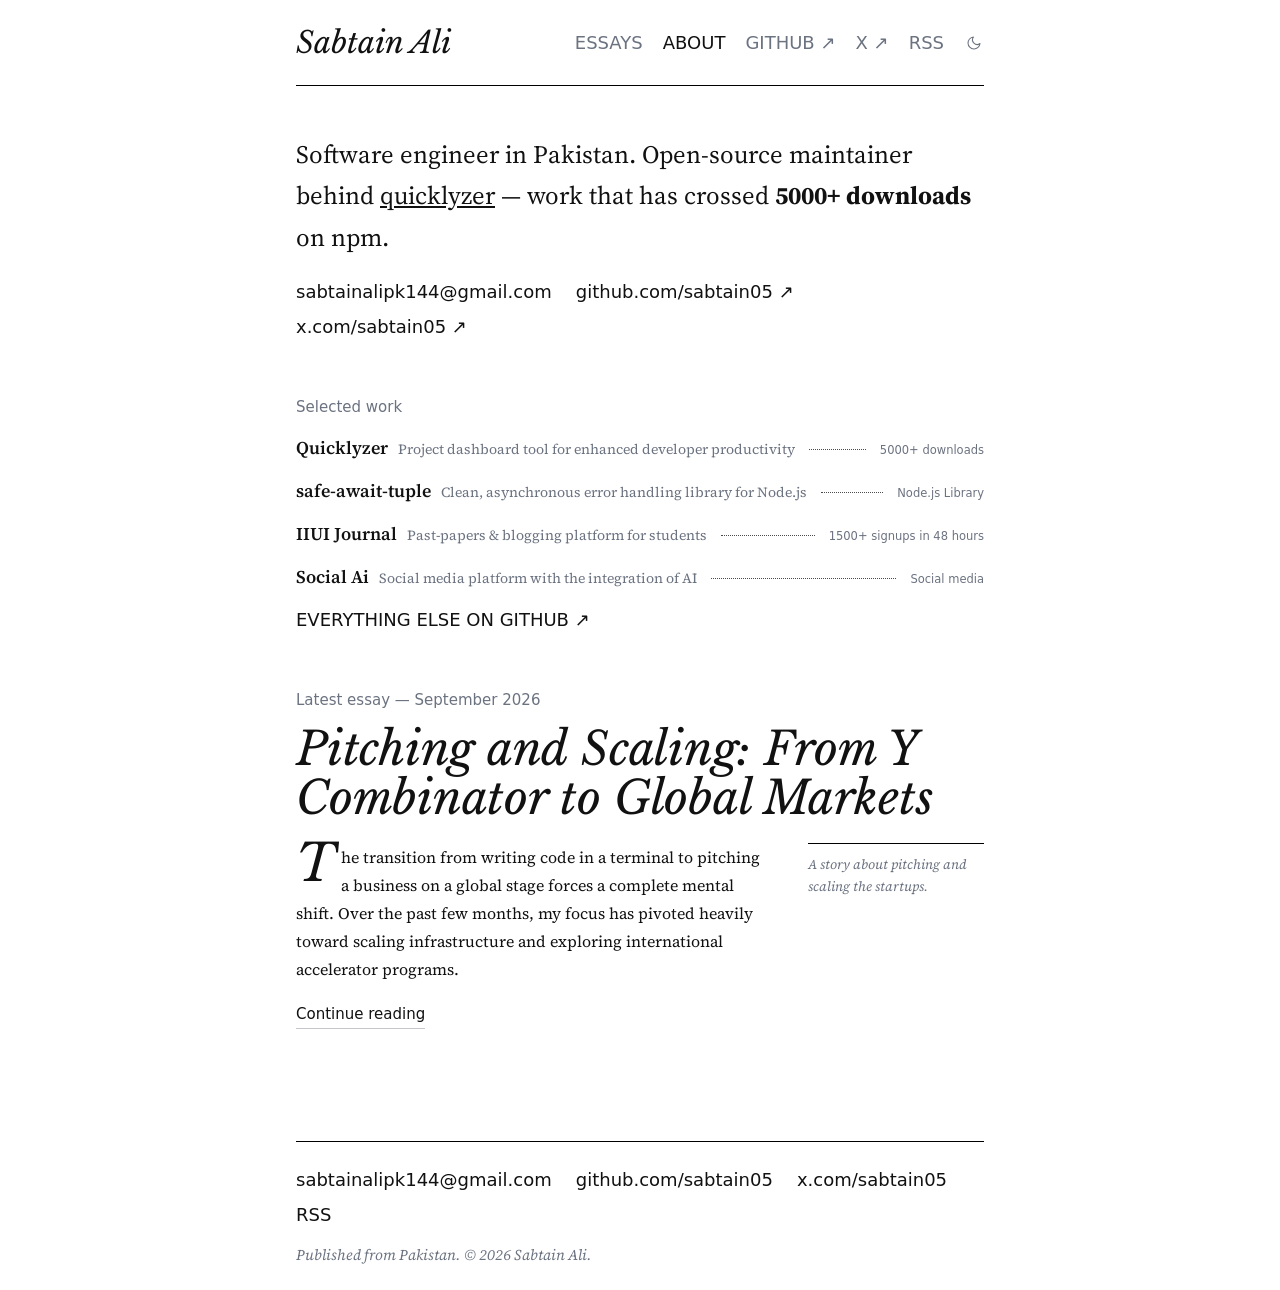
<file: index.html>
<!DOCTYPE html>
<html lang="en" data-theme="light">
<head>
    <meta charset="utf-8" />
    <meta name="viewport" content="width=device-width, initial-scale=1" />
    <title>Sabtain Ali</title>
    <meta name="description" content="Essays on software, open source, and the society around them — by Sabtain Ali." />
    <link rel="icon" href="data:image/svg+xml,<svg xmlns='http://www.w3.org/2000/svg' viewBox='0 0 100 100'><rect width='100' height='100' rx='20' fill='%23111'/><text x='50%' y='50%' dominant-baseline='central' text-anchor='middle' font-family='serif' font-size='60' font-style='italic' fill='white'>S</text></svg>" />

    <!-- Fonts -->
    <link rel="preconnect" href="https://fonts.googleapis.com">
    <link rel="preconnect" href="https://fonts.gstatic.com" crossorigin>
    <link href="https://fonts.googleapis.com/css2?family=Libre+Baskerville:ital,wght@0,400;0,700;1,400&family=Source+Serif+4:ital,opsz,wght@0,8..60,400;0,8..60,600;1,8..60,400&display=swap" rel="stylesheet">
    
    <link rel="stylesheet" href="style.css" />
    <script>
        (function () {
            try {
                var theme = localStorage.getItem('theme');
                if (!theme) {
                    theme = window.matchMedia('(prefers-color-scheme: dark)').matches ? 'dark' : 'light';
                }
                document.documentElement.setAttribute('data-theme', theme);
            } catch (e) {}
        })();
    </script>
</head>
<body>
    <div class="layout-container">
        <header class="site-header">
            <div class="header-content">
                <a class="site-title" href="https://sabtainali.me">Sabtain Ali</a>
                <nav class="site-nav">
                    <a class="nav-link text-dim" href="blog.html">ESSAYS</a>
                    <a class="nav-link text-main" aria-current="page" href="index.html">ABOUT</a>
                    <a class="nav-link text-dim" href="https://github.com/sabtain05" target="_blank" rel="noopener noreferrer">GITHUB ↗</a>
                    <a class="nav-link text-dim" href="https://x.com/sabtain05" target="_blank" rel="noopener noreferrer">X ↗</a>
                    <a class="nav-link text-dim" href="rss.xml">RSS</a>
                    <button type="button" id="theme-toggle" aria-label="Switch theme" class="theme-btn">
                        <svg viewBox="0 0 24 24" fill="none" stroke="currentColor" stroke-width="1.6" class="moon-icon" aria-hidden="true">
                            <path stroke-linecap="round" stroke-linejoin="round" d="M21 12.79A9 9 0 1 1 11.21 3a7 7 0 0 0 9.79 9.79z"></path>
                        </svg>
                    </button>
                </nav>
            </div>
        </header>

        <main class="main-content">
            <div class="content-wrapper">

                <section aria-label="About">
                    <p class="bio-text">
                        Software engineer in Pakistan. Open-source maintainer behind 
                        <a style="text-decoration: underline;" href="https://quicklyzer.vercel.app">quicklyzer</a> — work that has crossed <strong>5000+ downloads</strong> on npm.
                    </p>
                    <div class="contact-links">
                        <a class="nav-link text-main" href="mailto:sabtainalipk144@gmail.com">sabtainalipk144@gmail.com</a>
                        <a class="nav-link text-main" href="https://github.com/sabtain05" target="_blank" rel="noopener noreferrer">github.com/sabtain05 ↗</a>
                        <a class="nav-link text-main" href="https://x.com/sabtain05" target="_blank" rel="noopener noreferrer">x.com/sabtain05 ↗</a>
                    </div>
                </section>

                <section aria-labelledby="work-heading">
                    <div class="section-header">
                        <h2 id="work-heading" class="section-label">Selected work</h2>
                    </div>
                    <ul class="project-list">
                      <li>
                            <a href="https://quicklyzer.vercel.app" class="project-item group">
                                <span class="project-name group-hover">Quicklyzer</span>
                                <span class="project-desc">Project dashboard tool for enhanced developer productivity</span>
                                <span class="leader hidden-mobile" aria-hidden="true"></span>
                                <span class="project-meta">5000+ downloads</span>
                            </a>
                        </li>
                        <li>
                            <a href="https://safe-await-tuple.vercel.app" class="project-item group">
                                <span class="project-name group-hover">safe-await-tuple</span>
                                <span class="project-desc">Clean, asynchronous error handling library for Node.js</span>
                                <span class="leader hidden-mobile" aria-hidden="true"></span>
                                <span class="project-meta">Node.js Library</span>
                            </a>
                        </li>
                        <li>
                          <a href="https://github.com/sabtain05/iiui_journal" class="project-item group">
                            <span class="project-name group-hover">IIUI Journal</span>
                            <span class="project-desc">Past-papers & blogging platform for students</span>
                            <span class="leader hidden-mobile" aria-hidden="true"></span>
                            <span class="project-meta">1500+ signups in 48 hours</span>
                          </a>
                        </li>
                        <li>
                          <a href="https://github.com/sabtain05/Social-Ai" class="project-item group">
                            <span class="project-name group-hover">Social Ai</span>
                            <span class="project-desc">Social media platform with the integration of AI</span>
                            <span class="leader hidden-mobile" aria-hidden="true"></span>
                            <span class="project-meta">Social media</span>
                          </a>
                        </li>
                      </ul>
                    <div class="more-link-container">
                        <a href="https://github.com/sabtain05" class="nav-link text-main">EVERYTHING ELSE ON GITHUB ↗</a>
                    </div>
                </section>

                <!-- Latest Essay Section -->
                <section aria-labelledby="latest-heading">
                    <p class="section-label">Latest essay — September 2026</p>
                    <h2 id="latest-heading" class="latest-title">
                        <a href="2026-09-06-pitching-and-scaling.html">Pitching and Scaling: From Y Combinator to Global Markets</a>
                    </h2>
                    <div class="latest-grid">
                        <p class="dropcap-text">
                            <span class="dropcap">T</span>he transition from writing code in a terminal to pitching a business on a global stage forces a complete mental shift. Over the past few months, my focus has pivoted heavily toward scaling infrastructure and exploring international accelerator programs.
                        </p>
                        <aside class="latest-aside">
                            A story about pitching and scaling the startups.
                        </aside>
                    </div>
                    <a class="continue-reading text-main" href="2026-09-06-pitching-and-scaling.html">Continue reading</a>
                </section>

            </div>
        </main>

        <footer class="site-footer">
            <div class="footer-links">
                <a class="nav-link text-main" href="mailto:sabtainalipk144@gmail.com">sabtainalipk144@gmail.com</a>
                <a class="nav-link text-main" href="https://github.com/sabtain05">github.com/sabtain05</a>
                <a class="nav-link text-main" href="https://x.com/sabtain05" target="_blank" rel="noopener noreferrer">x.com/sabtain05</a>
                <a class="nav-link text-main" href="rss.xml">RSS</a>
            </div>
            <p class="copyright">Published from Pakistan. © 2026 Sabtain Ali.</p>
        </footer>
    </div>
    
    <script src="script.js"></script>
</body>
</html>
</file>
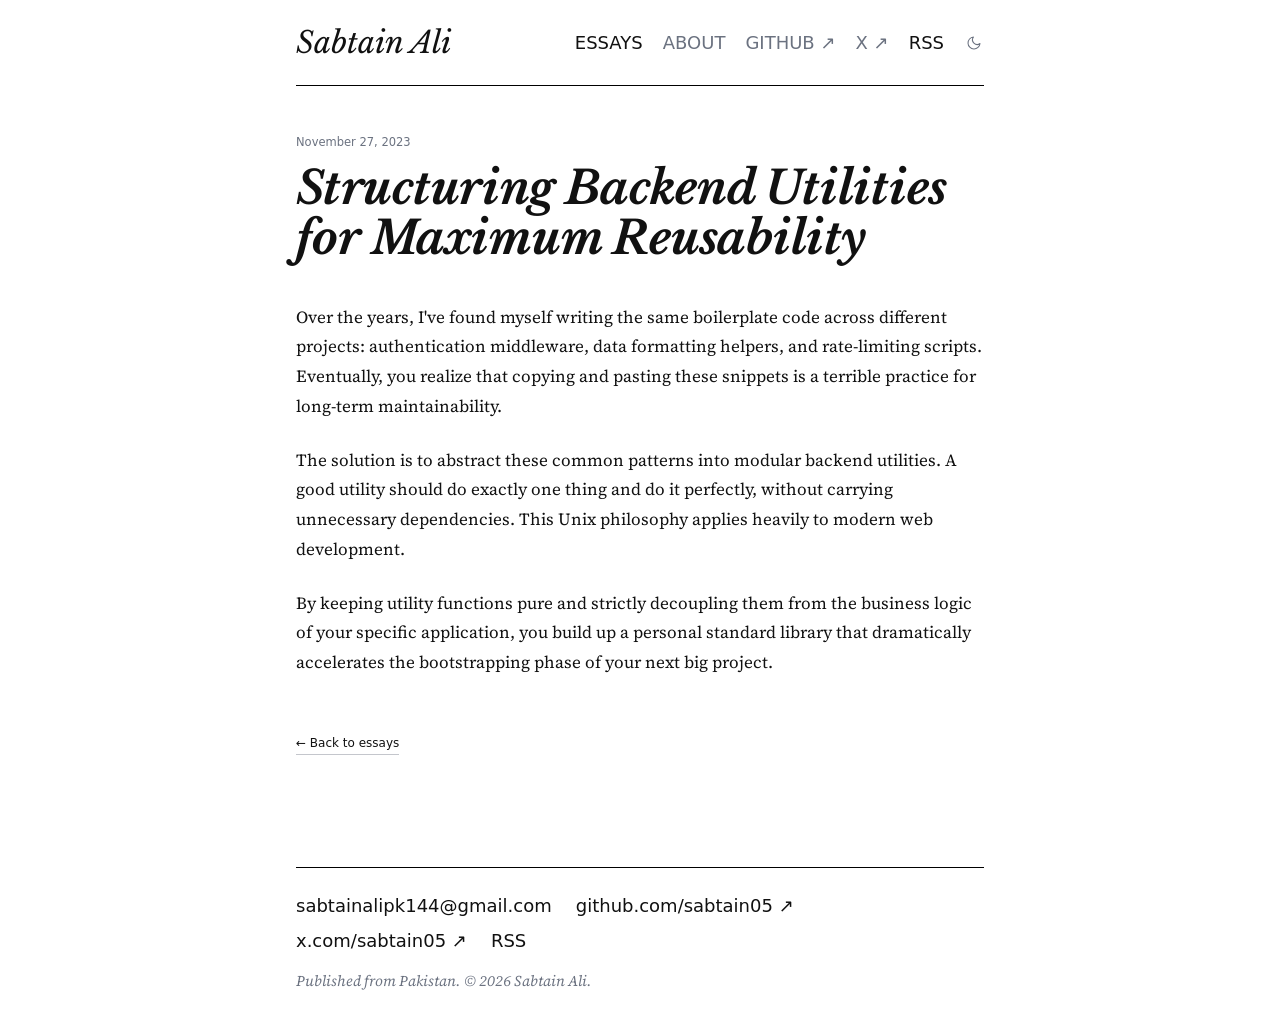
<file: 2023-11-27-structuring-backend-utilities.html>
<!DOCTYPE html>
<html lang="en" data-theme="light">
<head>
    <meta charset="utf-8" />
    <meta name="viewport" content="width=device-width, initial-scale=1" />
    <title>Pitching and Scaling — Sabtain Ali</title>
    
    <link rel="icon" href="data:image/svg+xml,<svg xmlns='http://www.w3.org/2000/svg' viewBox='0 0 100 100'><rect width='100' height='100' rx='20' fill='%23111'/><text x='50%' y='50%' dominant-baseline='central' text-anchor='middle' font-family='serif' font-size='60' font-style='italic' fill='white'>S</text></svg>" />
    <link rel="preconnect" href="https://fonts.googleapis.com">
    <link rel="preconnect" href="https://fonts.gstatic.com" crossorigin>
    <link href="https://fonts.googleapis.com/css2?family=Libre+Baskerville:ital,wght@0,400;0,700;1,400&family=Source+Serif+4:ital,opsz,wght@0,8..60,400;0,8..60,600;1,8..60,400&display=swap" rel="stylesheet">
    <link rel="stylesheet" href="style.css" />
    <script>
        (function () {
            try {
                var theme = localStorage.getItem('theme');
                if (!theme) { theme = window.matchMedia('(prefers-color-scheme: dark)').matches ? 'dark' : 'light'; }
                document.documentElement.setAttribute('data-theme', theme);
            } catch (e) {}
        })();
    </script>
</head>
<body>
    <div class="layout-container">
        <header class="site-header">
            <div class="header-content">
                <a class="site-title" href="https://sabtainali.me">Sabtain Ali</a>
                <nav class="site-nav">
                    <a class="nav-link text-main" aria-current="page" href="blog.html">ESSAYS</a>
                    <a class="nav-link text-dim" href="index.html">ABOUT</a>
                    <a class="nav-link text-dim" href="https://github.com/sabtain05" target="_blank" rel="noopener noreferrer">GITHUB ↗</a>
                    <a class="nav-link text-dim" href="https://x.com/sabtain05" target="_blank" rel="noopener noreferrer">X ↗</a>
                    <a class="nav-link text-main" href="rss.xml" title="RSS Feed">RSS</a>
                    <button type="button" id="theme-toggle" aria-label="Switch theme" class="theme-btn">
                        <svg viewBox="0 0 24 24" fill="none" stroke="currentColor" stroke-width="1.6" class="moon-icon" aria-hidden="true">
                            <path stroke-linecap="round" stroke-linejoin="round" d="M21 12.79A9 9 0 1 1 11.21 3a7 7 0 0 0 9.79 9.79z"></path>
                        </svg>
                    </button>
                </nav>
            </div>
        </header>

<main class="main-content">
    <article>
        <header class="article-header">
            <time class="article-date">November 27, 2023</time>
            <h1 class="article-title">Structuring Backend Utilities for Maximum Reusability</h1>
        </header>
        <div class="article-content">
            <p>Over the years, I've found myself writing the same boilerplate code across different projects: authentication middleware, data formatting helpers, and rate-limiting scripts. Eventually, you realize that copying and pasting these snippets is a terrible practice for long-term maintainability.</p>
            <p>The solution is to abstract these common patterns into modular backend utilities. A good utility should do exactly one thing and do it perfectly, without carrying unnecessary dependencies. This Unix philosophy applies heavily to modern web development.</p>
            <p>By keeping utility functions pure and strictly decoupling them from the business logic of your specific application, you build up a personal standard library that dramatically accelerates the bootstrapping phase of your next big project.</p>
        </div>
        <a href="blog.html" class="back-link text-main">← Back to essays</a>
    </article>
</main>

        <footer class="site-footer">
            <div class="footer-links">
                <a class="nav-link text-main" href="mailto:sabtainalipk144@gmail.com">sabtainalipk144@gmail.com</a>
                <a class="nav-link text-main" href="https://github.com/sabtain05" target="_blank" rel="noopener noreferrer">github.com/sabtain05 ↗</a>
                <a class="nav-link text-main" href="https://x.com/sabtain05" target="_blank" rel="noopener noreferrer">x.com/sabtain05 ↗</a>
                <a class="nav-link text-main" href="rss.xml" title="RSS Feed">RSS</a>
            </div>
            <p class="copyright">Published from Pakistan. © 2026 Sabtain Ali.</p>
        </footer>
    </div>
    <script src="script.js"></script>
</body>
</html>
</file>
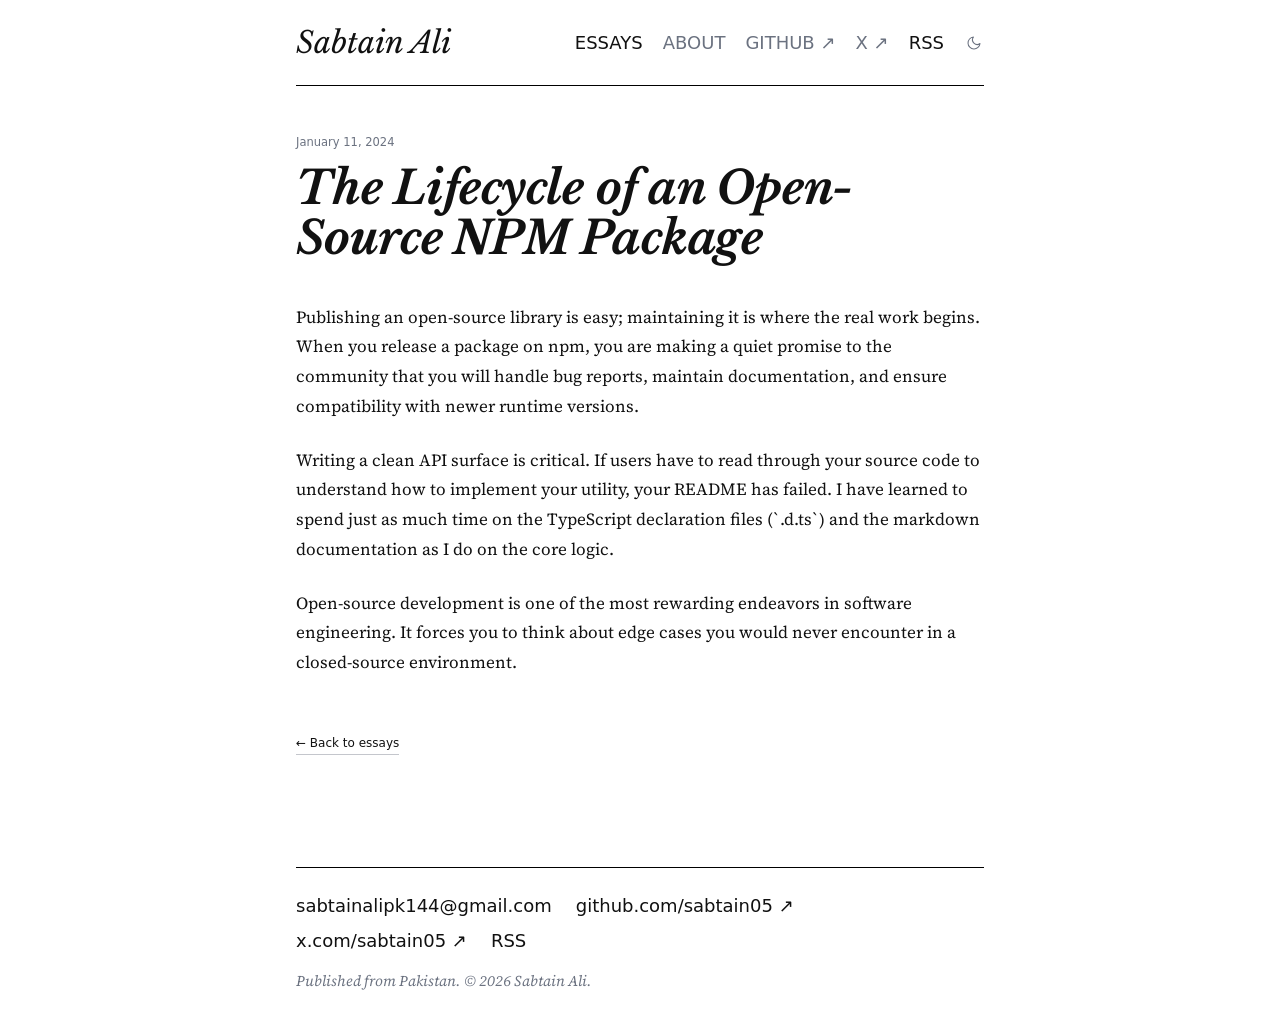
<file: 2024-01-11-lifecycle-npm-package.html>
<!DOCTYPE html>
<html lang="en" data-theme="light">
<head>
    <meta charset="utf-8" />
    <meta name="viewport" content="width=device-width, initial-scale=1" />
    <title>Pitching and Scaling — Sabtain Ali</title>
    
    <link rel="icon" href="data:image/svg+xml,<svg xmlns='http://www.w3.org/2000/svg' viewBox='0 0 100 100'><rect width='100' height='100' rx='20' fill='%23111'/><text x='50%' y='50%' dominant-baseline='central' text-anchor='middle' font-family='serif' font-size='60' font-style='italic' fill='white'>S</text></svg>" />
    <link rel="preconnect" href="https://fonts.googleapis.com">
    <link rel="preconnect" href="https://fonts.gstatic.com" crossorigin>
    <link href="https://fonts.googleapis.com/css2?family=Libre+Baskerville:ital,wght@0,400;0,700;1,400&family=Source+Serif+4:ital,opsz,wght@0,8..60,400;0,8..60,600;1,8..60,400&display=swap" rel="stylesheet">
    <link rel="stylesheet" href="style.css" />
    <script>
        (function () {
            try {
                var theme = localStorage.getItem('theme');
                if (!theme) { theme = window.matchMedia('(prefers-color-scheme: dark)').matches ? 'dark' : 'light'; }
                document.documentElement.setAttribute('data-theme', theme);
            } catch (e) {}
        })();
    </script>
</head>
<body>
    <div class="layout-container">
        <header class="site-header">
            <div class="header-content">
                <a class="site-title" href="https://sabtainali.me">Sabtain Ali</a>
                <nav class="site-nav">
                    <a class="nav-link text-main" aria-current="page" href="blog.html">ESSAYS</a>
                    <a class="nav-link text-dim" href="index.html">ABOUT</a>
                    <a class="nav-link text-dim" href="https://github.com/sabtain05" target="_blank" rel="noopener noreferrer">GITHUB ↗</a>
                    <a class="nav-link text-dim" href="https://x.com/sabtain05" target="_blank" rel="noopener noreferrer">X ↗</a>
                    <a class="nav-link text-main" href="rss.xml" title="RSS Feed">RSS</a>
                    <button type="button" id="theme-toggle" aria-label="Switch theme" class="theme-btn">
                        <svg viewBox="0 0 24 24" fill="none" stroke="currentColor" stroke-width="1.6" class="moon-icon" aria-hidden="true">
                            <path stroke-linecap="round" stroke-linejoin="round" d="M21 12.79A9 9 0 1 1 11.21 3a7 7 0 0 0 9.79 9.79z"></path>
                        </svg>
                    </button>
                </nav>
            </div>
        </header>

<main class="main-content">
    <article>
        <header class="article-header">
            <time class="article-date">January 11, 2024</time>
            <h1 class="article-title">The Lifecycle of an Open-Source NPM Package</h1>
        </header>
        <div class="article-content">
            <p>Publishing an open-source library is easy; maintaining it is where the real work begins. When you release a package on npm, you are making a quiet promise to the community that you will handle bug reports, maintain documentation, and ensure compatibility with newer runtime versions.</p>
            <p>Writing a clean API surface is critical. If users have to read through your source code to understand how to implement your utility, your README has failed. I have learned to spend just as much time on the TypeScript declaration files (`.d.ts`) and the markdown documentation as I do on the core logic.</p>
            <p>Open-source development is one of the most rewarding endeavors in software engineering. It forces you to think about edge cases you would never encounter in a closed-source environment.</p>
        </div>
        <a href="blog.html" class="back-link text-main">← Back to essays</a>
    </article>
</main>

        <footer class="site-footer">
            <div class="footer-links">
                <a class="nav-link text-main" href="mailto:sabtainalipk144@gmail.com">sabtainalipk144@gmail.com</a>
                <a class="nav-link text-main" href="https://github.com/sabtain05" target="_blank" rel="noopener noreferrer">github.com/sabtain05 ↗</a>
                <a class="nav-link text-main" href="https://x.com/sabtain05" target="_blank" rel="noopener noreferrer">x.com/sabtain05 ↗</a>
                <a class="nav-link text-main" href="rss.xml" title="RSS Feed">RSS</a>
            </div>
            <p class="copyright">Published from Pakistan. © 2026 Sabtain Ali.</p>
        </footer>
    </div>
    <script src="script.js"></script>
</body>
</html>
</file>
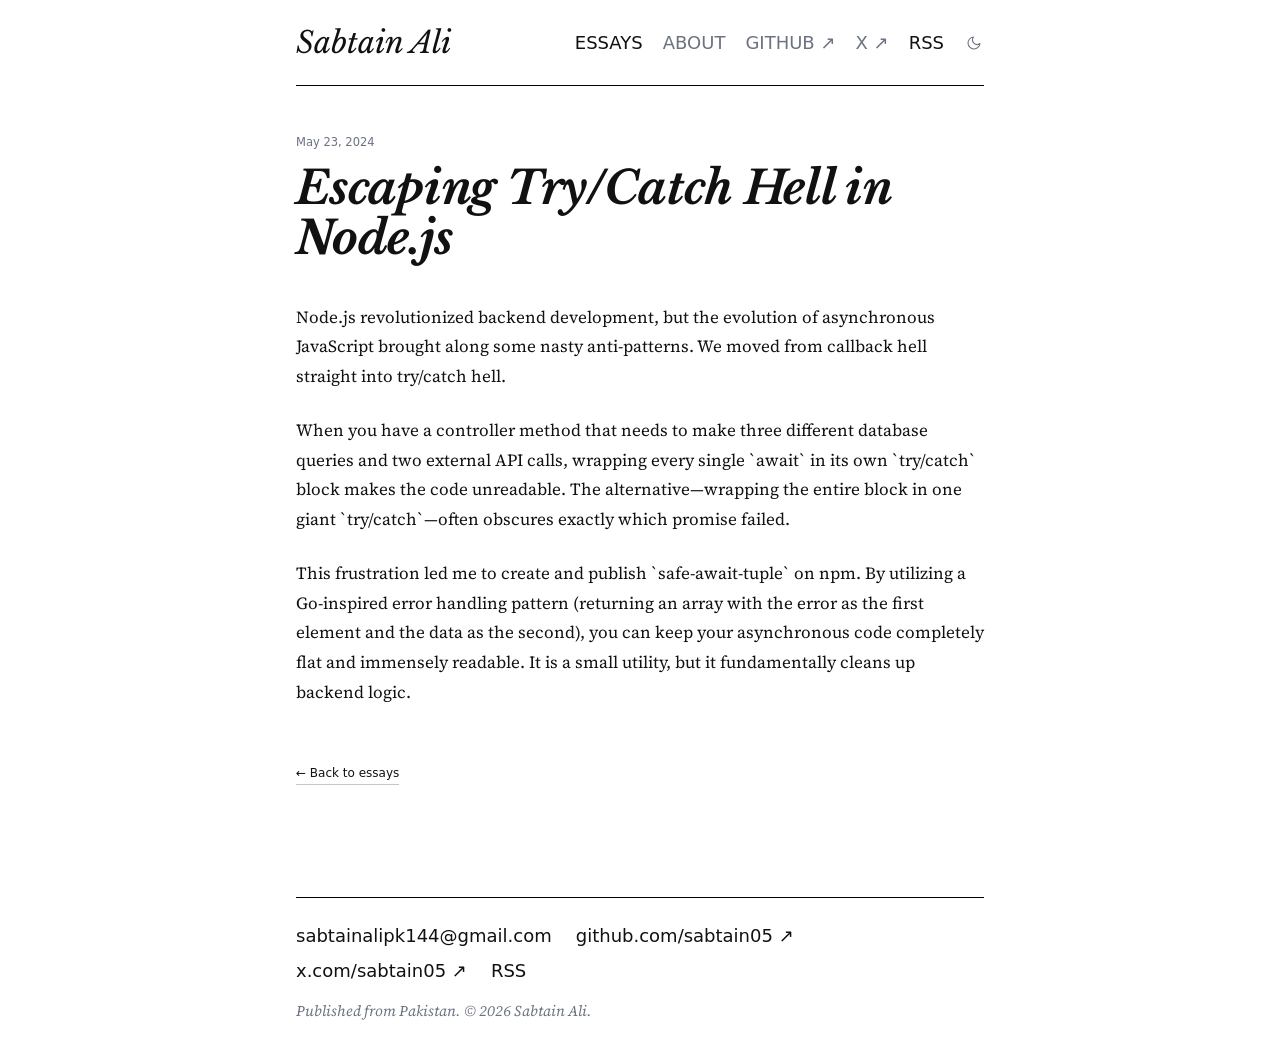
<file: 2024-05-23-escaping-try-catch-hell.html>
<!DOCTYPE html>
<html lang="en" data-theme="light">
<head>
    <meta charset="utf-8" />
    <meta name="viewport" content="width=device-width, initial-scale=1" />
    <title>Pitching and Scaling — Sabtain Ali</title>
    
    <link rel="icon" href="data:image/svg+xml,<svg xmlns='http://www.w3.org/2000/svg' viewBox='0 0 100 100'><rect width='100' height='100' rx='20' fill='%23111'/><text x='50%' y='50%' dominant-baseline='central' text-anchor='middle' font-family='serif' font-size='60' font-style='italic' fill='white'>S</text></svg>" />
    <link rel="preconnect" href="https://fonts.googleapis.com">
    <link rel="preconnect" href="https://fonts.gstatic.com" crossorigin>
    <link href="https://fonts.googleapis.com/css2?family=Libre+Baskerville:ital,wght@0,400;0,700;1,400&family=Source+Serif+4:ital,opsz,wght@0,8..60,400;0,8..60,600;1,8..60,400&display=swap" rel="stylesheet">
    <link rel="stylesheet" href="style.css" />
    <script>
        (function () {
            try {
                var theme = localStorage.getItem('theme');
                if (!theme) { theme = window.matchMedia('(prefers-color-scheme: dark)').matches ? 'dark' : 'light'; }
                document.documentElement.setAttribute('data-theme', theme);
            } catch (e) {}
        })();
    </script>
</head>
<body>
    <div class="layout-container">
        <header class="site-header">
            <div class="header-content">
                <a class="site-title" href="https://sabtainali.me">Sabtain Ali</a>
                <nav class="site-nav">
                    <a class="nav-link text-main" aria-current="page" href="blog.html">ESSAYS</a>
                    <a class="nav-link text-dim" href="index.html">ABOUT</a>
                    <a class="nav-link text-dim" href="https://github.com/sabtain05" target="_blank" rel="noopener noreferrer">GITHUB ↗</a>
                    <a class="nav-link text-dim" href="https://x.com/sabtain05" target="_blank" rel="noopener noreferrer">X ↗</a>
                    <a class="nav-link text-main" href="rss.xml" title="RSS Feed">RSS</a>
                    <button type="button" id="theme-toggle" aria-label="Switch theme" class="theme-btn">
                        <svg viewBox="0 0 24 24" fill="none" stroke="currentColor" stroke-width="1.6" class="moon-icon" aria-hidden="true">
                            <path stroke-linecap="round" stroke-linejoin="round" d="M21 12.79A9 9 0 1 1 11.21 3a7 7 0 0 0 9.79 9.79z"></path>
                        </svg>
                    </button>
                </nav>
            </div>
        </header>

<main class="main-content">
    <article>
        <header class="article-header">
            <time class="article-date">May 23, 2024</time>
            <h1 class="article-title">Escaping Try/Catch Hell in Node.js</h1>
        </header>
        <div class="article-content">
            <p>Node.js revolutionized backend development, but the evolution of asynchronous JavaScript brought along some nasty anti-patterns. We moved from callback hell straight into try/catch hell.</p>
            <p>When you have a controller method that needs to make three different database queries and two external API calls, wrapping every single `await` in its own `try/catch` block makes the code unreadable. The alternative—wrapping the entire block in one giant `try/catch`—often obscures exactly which promise failed.</p>
            <p>This frustration led me to create and publish `safe-await-tuple` on npm. By utilizing a Go-inspired error handling pattern (returning an array with the error as the first element and the data as the second), you can keep your asynchronous code completely flat and immensely readable. It is a small utility, but it fundamentally cleans up backend logic.</p>
        </div>
        <a href="blog.html" class="back-link text-main">← Back to essays</a>
    </article>
</main>

        <footer class="site-footer">
            <div class="footer-links">
                <a class="nav-link text-main" href="mailto:sabtainalipk144@gmail.com">sabtainalipk144@gmail.com</a>
                <a class="nav-link text-main" href="https://github.com/sabtain05" target="_blank" rel="noopener noreferrer">github.com/sabtain05 ↗</a>
                <a class="nav-link text-main" href="https://x.com/sabtain05" target="_blank" rel="noopener noreferrer">x.com/sabtain05 ↗</a>
                <a class="nav-link text-main" href="rss.xml" title="RSS Feed">RSS</a>
            </div>
            <p class="copyright">Published from Pakistan. © 2026 Sabtain Ali.</p>
        </footer>
    </div>
    <script src="script.js"></script>
</body>
</html>
</file>
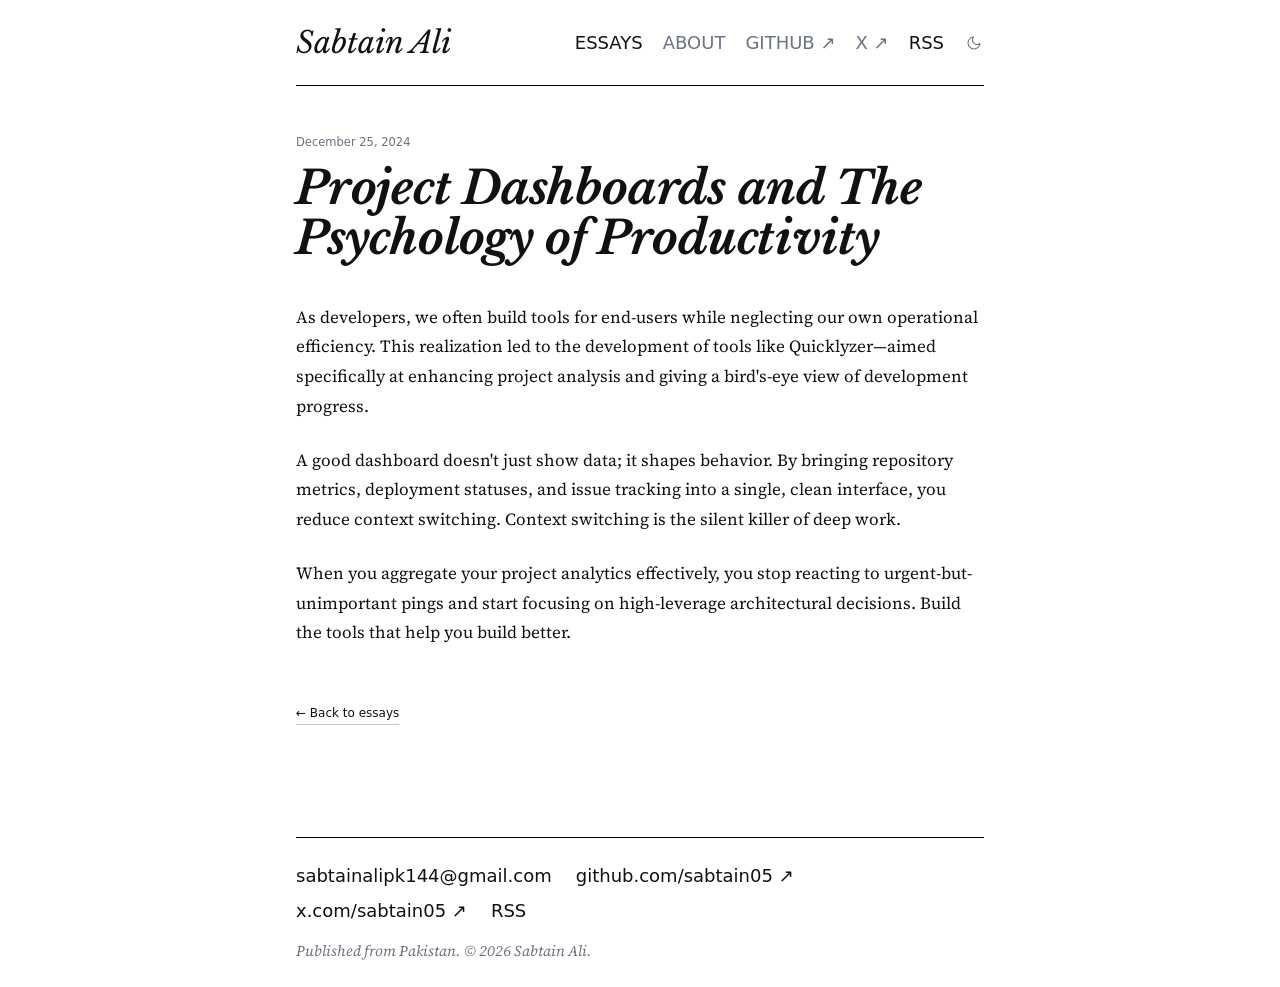
<file: 2024-12-25-project-dashboards.html>
<!DOCTYPE html>
<html lang="en" data-theme="light">
<head>
    <meta charset="utf-8" />
    <meta name="viewport" content="width=device-width, initial-scale=1" />
    <title>Pitching and Scaling — Sabtain Ali</title>
    
    <link rel="icon" href="data:image/svg+xml,<svg xmlns='http://www.w3.org/2000/svg' viewBox='0 0 100 100'><rect width='100' height='100' rx='20' fill='%23111'/><text x='50%' y='50%' dominant-baseline='central' text-anchor='middle' font-family='serif' font-size='60' font-style='italic' fill='white'>S</text></svg>" />
    <link rel="preconnect" href="https://fonts.googleapis.com">
    <link rel="preconnect" href="https://fonts.gstatic.com" crossorigin>
    <link href="https://fonts.googleapis.com/css2?family=Libre+Baskerville:ital,wght@0,400;0,700;1,400&family=Source+Serif+4:ital,opsz,wght@0,8..60,400;0,8..60,600;1,8..60,400&display=swap" rel="stylesheet">
    <link rel="stylesheet" href="style.css" />
    <script>
        (function () {
            try {
                var theme = localStorage.getItem('theme');
                if (!theme) { theme = window.matchMedia('(prefers-color-scheme: dark)').matches ? 'dark' : 'light'; }
                document.documentElement.setAttribute('data-theme', theme);
            } catch (e) {}
        })();
    </script>
</head>
<body>
    <div class="layout-container">
        <header class="site-header">
            <div class="header-content">
                <a class="site-title" href="https://sabtainali.me">Sabtain Ali</a>
                <nav class="site-nav">
                    <a class="nav-link text-main" aria-current="page" href="blog.html">ESSAYS</a>
                    <a class="nav-link text-dim" href="index.html">ABOUT</a>
                    <a class="nav-link text-dim" href="https://github.com/sabtain05" target="_blank" rel="noopener noreferrer">GITHUB ↗</a>
                    <a class="nav-link text-dim" href="https://x.com/sabtain05" target="_blank" rel="noopener noreferrer">X ↗</a>
                    <a class="nav-link text-main" href="rss.xml" title="RSS Feed">RSS</a>
                    <button type="button" id="theme-toggle" aria-label="Switch theme" class="theme-btn">
                        <svg viewBox="0 0 24 24" fill="none" stroke="currentColor" stroke-width="1.6" class="moon-icon" aria-hidden="true">
                            <path stroke-linecap="round" stroke-linejoin="round" d="M21 12.79A9 9 0 1 1 11.21 3a7 7 0 0 0 9.79 9.79z"></path>
                        </svg>
                    </button>
                </nav>
            </div>
        </header>

<main class="main-content">
    <article>
        <header class="article-header">
            <time class="article-date">December 25, 2024</time>
            <h1 class="article-title">Project Dashboards and The Psychology of Productivity</h1>
        </header>
        <div class="article-content">
            <p>As developers, we often build tools for end-users while neglecting our own operational efficiency. This realization led to the development of tools like Quicklyzer—aimed specifically at enhancing project analysis and giving a bird's-eye view of development progress.</p>
            <p>A good dashboard doesn't just show data; it shapes behavior. By bringing repository metrics, deployment statuses, and issue tracking into a single, clean interface, you reduce context switching. Context switching is the silent killer of deep work.</p>
            <p>When you aggregate your project analytics effectively, you stop reacting to urgent-but-unimportant pings and start focusing on high-leverage architectural decisions. Build the tools that help you build better.</p>
        </div>
        <a href="blog.html" class="back-link text-main">← Back to essays</a>
    </article>
</main>

        <footer class="site-footer">
            <div class="footer-links">
                <a class="nav-link text-main" href="mailto:sabtainalipk144@gmail.com">sabtainalipk144@gmail.com</a>
                <a class="nav-link text-main" href="https://github.com/sabtain05" target="_blank" rel="noopener noreferrer">github.com/sabtain05 ↗</a>
                <a class="nav-link text-main" href="https://x.com/sabtain05" target="_blank" rel="noopener noreferrer">x.com/sabtain05 ↗</a>
                <a class="nav-link text-main" href="rss.xml" title="RSS Feed">RSS</a>
            </div>
            <p class="copyright">Published from Pakistan. © 2026 Sabtain Ali.</p>
        </footer>
    </div>
    <script src="script.js"></script>
</body>
</html>
</file>
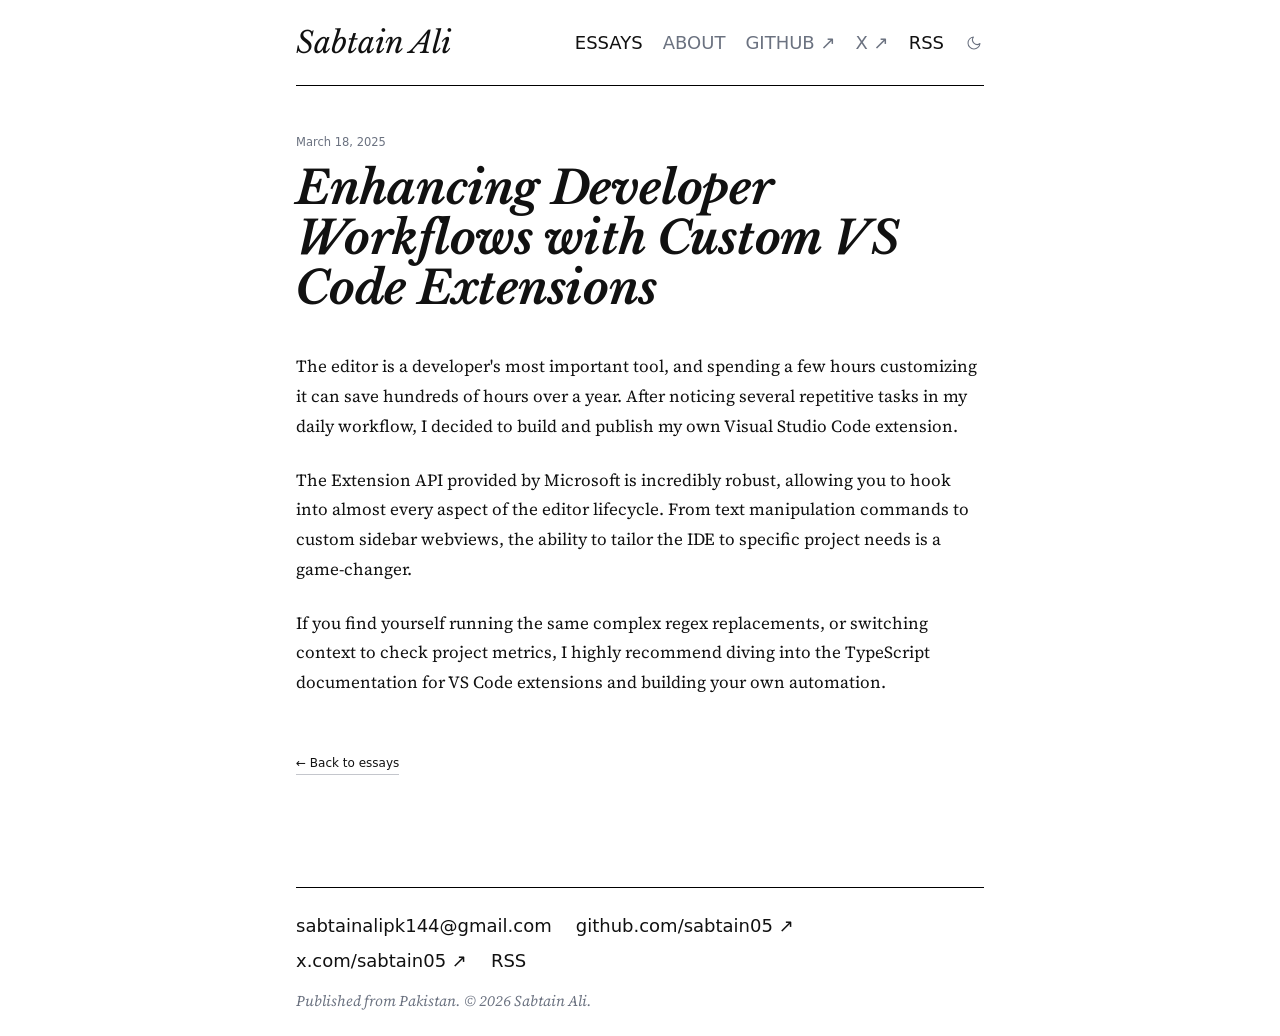
<file: 2025-03-18-vscode-extensions.html>
<!DOCTYPE html>
<html lang="en" data-theme="light">
<head>
    <meta charset="utf-8" />
    <meta name="viewport" content="width=device-width, initial-scale=1" />
    <title>Pitching and Scaling — Sabtain Ali</title>
    
    <link rel="icon" href="data:image/svg+xml,<svg xmlns='http://www.w3.org/2000/svg' viewBox='0 0 100 100'><rect width='100' height='100' rx='20' fill='%23111'/><text x='50%' y='50%' dominant-baseline='central' text-anchor='middle' font-family='serif' font-size='60' font-style='italic' fill='white'>S</text></svg>" />
    <link rel="preconnect" href="https://fonts.googleapis.com">
    <link rel="preconnect" href="https://fonts.gstatic.com" crossorigin>
    <link href="https://fonts.googleapis.com/css2?family=Libre+Baskerville:ital,wght@0,400;0,700;1,400&family=Source+Serif+4:ital,opsz,wght@0,8..60,400;0,8..60,600;1,8..60,400&display=swap" rel="stylesheet">
    <link rel="stylesheet" href="style.css" />
    <script>
        (function () {
            try {
                var theme = localStorage.getItem('theme');
                if (!theme) { theme = window.matchMedia('(prefers-color-scheme: dark)').matches ? 'dark' : 'light'; }
                document.documentElement.setAttribute('data-theme', theme);
            } catch (e) {}
        })();
    </script>
</head>
<body>
    <div class="layout-container">
        <header class="site-header">
            <div class="header-content">
                <a class="site-title" href="https://sabtainali.me">Sabtain Ali</a>
                <nav class="site-nav">
                    <a class="nav-link text-main" aria-current="page" href="blog.html">ESSAYS</a>
                    <a class="nav-link text-dim" href="index.html">ABOUT</a>
                    <a class="nav-link text-dim" href="https://github.com/sabtain05" target="_blank" rel="noopener noreferrer">GITHUB ↗</a>
                    <a class="nav-link text-dim" href="https://x.com/sabtain05" target="_blank" rel="noopener noreferrer">X ↗</a>
                    <a class="nav-link text-main" href="rss.xml" title="RSS Feed">RSS</a>
                    <button type="button" id="theme-toggle" aria-label="Switch theme" class="theme-btn">
                        <svg viewBox="0 0 24 24" fill="none" stroke="currentColor" stroke-width="1.6" class="moon-icon" aria-hidden="true">
                            <path stroke-linecap="round" stroke-linejoin="round" d="M21 12.79A9 9 0 1 1 11.21 3a7 7 0 0 0 9.79 9.79z"></path>
                        </svg>
                    </button>
                </nav>
            </div>
        </header>

<main class="main-content">
    <article>
        <header class="article-header">
            <time class="article-date">March 18, 2025</time>
            <h1 class="article-title">Enhancing Developer Workflows with Custom VS Code Extensions</h1>
        </header>
        <div class="article-content">
            <p>The editor is a developer's most important tool, and spending a few hours customizing it can save hundreds of hours over a year. After noticing several repetitive tasks in my daily workflow, I decided to build and publish my own Visual Studio Code extension.</p>
            <p>The Extension API provided by Microsoft is incredibly robust, allowing you to hook into almost every aspect of the editor lifecycle. From text manipulation commands to custom sidebar webviews, the ability to tailor the IDE to specific project needs is a game-changer.</p>
            <p>If you find yourself running the same complex regex replacements, or switching context to check project metrics, I highly recommend diving into the TypeScript documentation for VS Code extensions and building your own automation.</p>
        </div>
        <a href="blog.html" class="back-link text-main">← Back to essays</a>
    </article>
</main>

        <footer class="site-footer">
            <div class="footer-links">
                <a class="nav-link text-main" href="mailto:sabtainalipk144@gmail.com">sabtainalipk144@gmail.com</a>
                <a class="nav-link text-main" href="https://github.com/sabtain05" target="_blank" rel="noopener noreferrer">github.com/sabtain05 ↗</a>
                <a class="nav-link text-main" href="https://x.com/sabtain05" target="_blank" rel="noopener noreferrer">x.com/sabtain05 ↗</a>
                <a class="nav-link text-main" href="rss.xml" title="RSS Feed">RSS</a>
            </div>
            <p class="copyright">Published from Pakistan. © 2026 Sabtain Ali.</p>
        </footer>
    </div>
    <script src="script.js"></script>
</body>
</html>
</file>
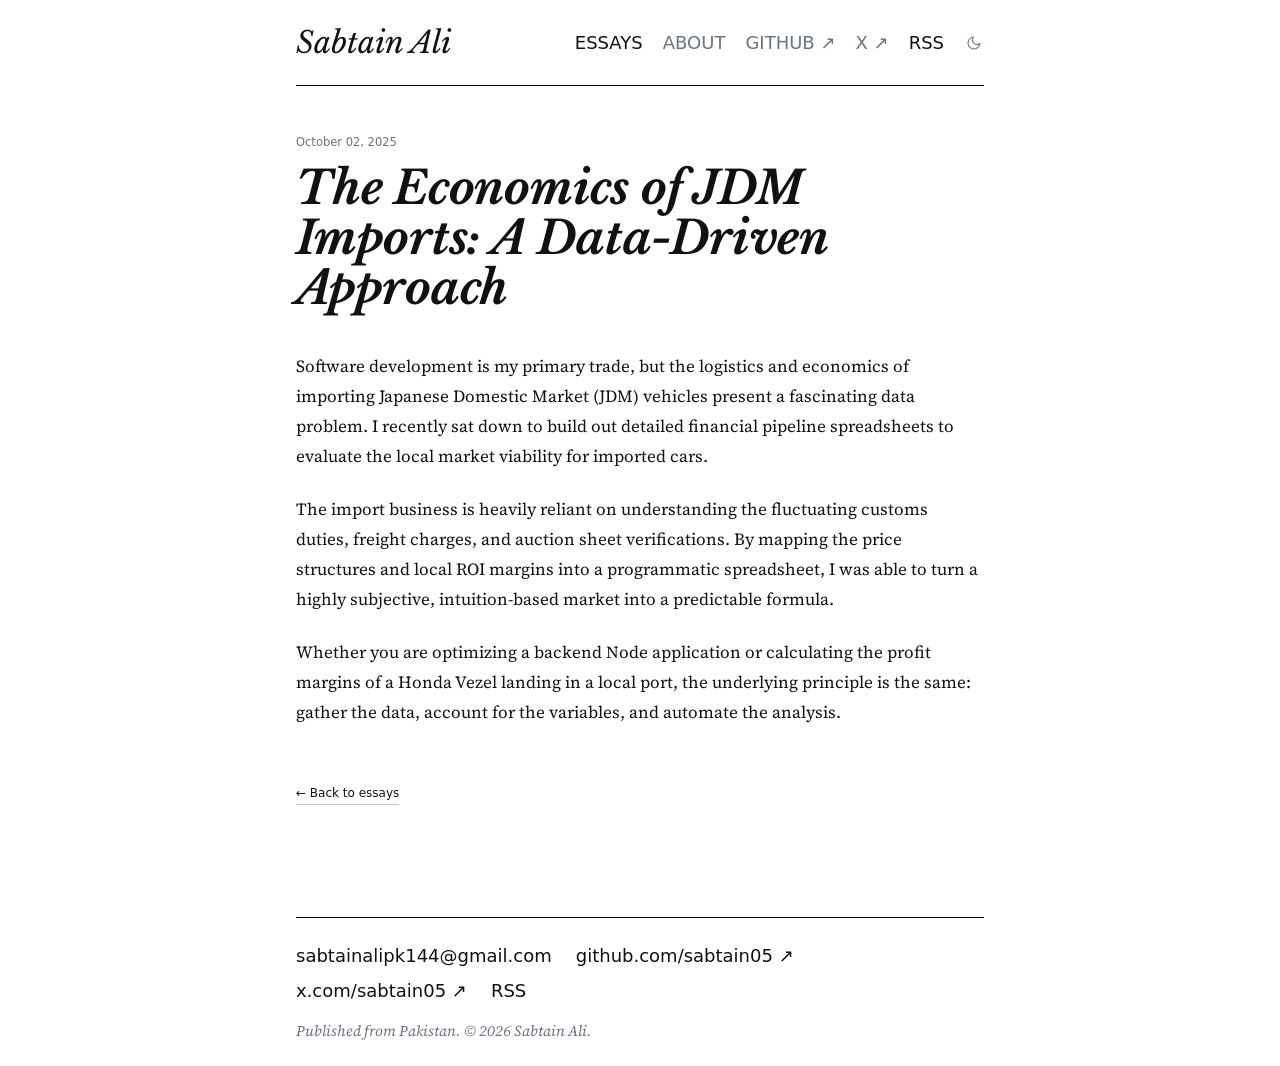
<file: 2025-10-02-economics-jdm-imports.html>
<!DOCTYPE html>
<html lang="en" data-theme="light">
<head>
    <meta charset="utf-8" />
    <meta name="viewport" content="width=device-width, initial-scale=1" />
    <title>Pitching and Scaling — Sabtain Ali</title>
    
    <link rel="icon" href="data:image/svg+xml,<svg xmlns='http://www.w3.org/2000/svg' viewBox='0 0 100 100'><rect width='100' height='100' rx='20' fill='%23111'/><text x='50%' y='50%' dominant-baseline='central' text-anchor='middle' font-family='serif' font-size='60' font-style='italic' fill='white'>S</text></svg>" />
    <link rel="preconnect" href="https://fonts.googleapis.com">
    <link rel="preconnect" href="https://fonts.gstatic.com" crossorigin>
    <link href="https://fonts.googleapis.com/css2?family=Libre+Baskerville:ital,wght@0,400;0,700;1,400&family=Source+Serif+4:ital,opsz,wght@0,8..60,400;0,8..60,600;1,8..60,400&display=swap" rel="stylesheet">
    <link rel="stylesheet" href="style.css" />
    <script>
        (function () {
            try {
                var theme = localStorage.getItem('theme');
                if (!theme) { theme = window.matchMedia('(prefers-color-scheme: dark)').matches ? 'dark' : 'light'; }
                document.documentElement.setAttribute('data-theme', theme);
            } catch (e) {}
        })();
    </script>
</head>
<body>
    <div class="layout-container">
        <header class="site-header">
            <div class="header-content">
                <a class="site-title" href="https://sabtainali.me">Sabtain Ali</a>
                <nav class="site-nav">
                    <a class="nav-link text-main" aria-current="page" href="blog.html">ESSAYS</a>
                    <a class="nav-link text-dim" href="index.html">ABOUT</a>
                    <a class="nav-link text-dim" href="https://github.com/sabtain05" target="_blank" rel="noopener noreferrer">GITHUB ↗</a>
                    <a class="nav-link text-dim" href="https://x.com/sabtain05" target="_blank" rel="noopener noreferrer">X ↗</a>
                    <a class="nav-link text-main" href="rss.xml" title="RSS Feed">RSS</a>
                    <button type="button" id="theme-toggle" aria-label="Switch theme" class="theme-btn">
                        <svg viewBox="0 0 24 24" fill="none" stroke="currentColor" stroke-width="1.6" class="moon-icon" aria-hidden="true">
                            <path stroke-linecap="round" stroke-linejoin="round" d="M21 12.79A9 9 0 1 1 11.21 3a7 7 0 0 0 9.79 9.79z"></path>
                        </svg>
                    </button>
                </nav>
            </div>
        </header>

        <main class="main-content">
    <article>
        <header class="article-header">
            <time class="article-date">October 02, 2025</time>
            <h1 class="article-title">The Economics of JDM Imports: A Data-Driven Approach</h1>
        </header>
        <div class="article-content">
            <p>Software development is my primary trade, but the logistics and economics of importing Japanese Domestic Market (JDM) vehicles present a fascinating data problem. I recently sat down to build out detailed financial pipeline spreadsheets to evaluate the local market viability for imported cars.</p>
            <p>The import business is heavily reliant on understanding the fluctuating customs duties, freight charges, and auction sheet verifications. By mapping the price structures and local ROI margins into a programmatic spreadsheet, I was able to turn a highly subjective, intuition-based market into a predictable formula.</p>
            <p>Whether you are optimizing a backend Node application or calculating the profit margins of a Honda Vezel landing in a local port, the underlying principle is the same: gather the data, account for the variables, and automate the analysis.</p>
        </div>
        <a href="blog.html" class="back-link text-main">← Back to essays</a>
    </article>
</main>

        <footer class="site-footer">
            <div class="footer-links">
                <a class="nav-link text-main" href="mailto:sabtainalipk144@gmail.com">sabtainalipk144@gmail.com</a>
                <a class="nav-link text-main" href="https://github.com/sabtain05" target="_blank" rel="noopener noreferrer">github.com/sabtain05 ↗</a>
                <a class="nav-link text-main" href="https://x.com/sabtain05" target="_blank" rel="noopener noreferrer">x.com/sabtain05 ↗</a>
                <a class="nav-link text-main" href="rss.xml" title="RSS Feed">RSS</a>
            </div>
            <p class="copyright">Published from Pakistan. © 2026 Sabtain Ali.</p>
        </footer>
    </div>
    <script src="script.js"></script>
</body>
</html>
</file>
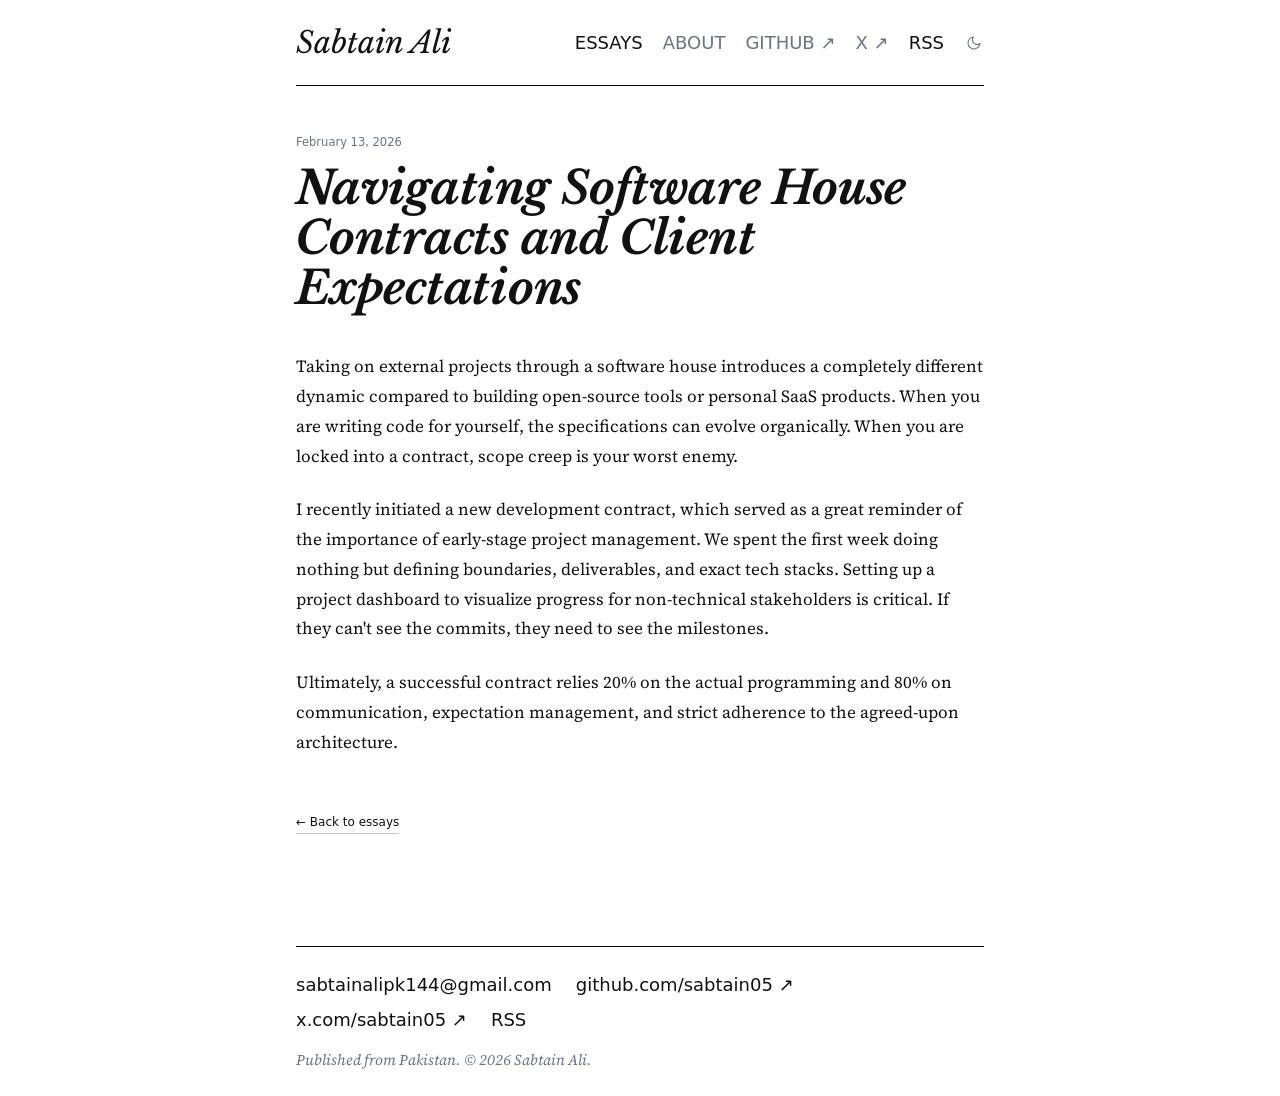
<file: 2026-02-13-navigating-software-contracts.html>
<!DOCTYPE html>
<html lang="en" data-theme="light">
<head>
    <meta charset="utf-8" />
    <meta name="viewport" content="width=device-width, initial-scale=1" />
    <title>Pitching and Scaling — Sabtain Ali</title>
    
    <link rel="icon" href="data:image/svg+xml,<svg xmlns='http://www.w3.org/2000/svg' viewBox='0 0 100 100'><rect width='100' height='100' rx='20' fill='%23111'/><text x='50%' y='50%' dominant-baseline='central' text-anchor='middle' font-family='serif' font-size='60' font-style='italic' fill='white'>S</text></svg>" />
    <link rel="preconnect" href="https://fonts.googleapis.com">
    <link rel="preconnect" href="https://fonts.gstatic.com" crossorigin>
    <link href="https://fonts.googleapis.com/css2?family=Libre+Baskerville:ital,wght@0,400;0,700;1,400&family=Source+Serif+4:ital,opsz,wght@0,8..60,400;0,8..60,600;1,8..60,400&display=swap" rel="stylesheet">
    <link rel="stylesheet" href="style.css" />
    <script>
        (function () {
            try {
                var theme = localStorage.getItem('theme');
                if (!theme) { theme = window.matchMedia('(prefers-color-scheme: dark)').matches ? 'dark' : 'light'; }
                document.documentElement.setAttribute('data-theme', theme);
            } catch (e) {}
        })();
    </script>
</head>
<body>
    <div class="layout-container">
        <header class="site-header">
            <div class="header-content">
                <a class="site-title" href="https://sabtainali.me">Sabtain Ali</a>
                <nav class="site-nav">
                    <a class="nav-link text-main" aria-current="page" href="blog.html">ESSAYS</a>
                    <a class="nav-link text-dim" href="index.html">ABOUT</a>
                    <a class="nav-link text-dim" href="https://github.com/sabtain05" target="_blank" rel="noopener noreferrer">GITHUB ↗</a>
                    <a class="nav-link text-dim" href="https://x.com/sabtain05" target="_blank" rel="noopener noreferrer">X ↗</a>
                    <a class="nav-link text-main" href="rss.xml" title="RSS Feed">RSS</a>
                    <button type="button" id="theme-toggle" aria-label="Switch theme" class="theme-btn">
                        <svg viewBox="0 0 24 24" fill="none" stroke="currentColor" stroke-width="1.6" class="moon-icon" aria-hidden="true">
                            <path stroke-linecap="round" stroke-linejoin="round" d="M21 12.79A9 9 0 1 1 11.21 3a7 7 0 0 0 9.79 9.79z"></path>
                        </svg>
                    </button>
                </nav>
            </div>
        </header>

        <main class="main-content">
    <article>
        <header class="article-header">
            <time class="article-date">February 13, 2026</time>
            <h1 class="article-title">Navigating Software House Contracts and Client Expectations</h1>
        </header>
        <div class="article-content">
            <p>Taking on external projects through a software house introduces a completely different dynamic compared to building open-source tools or personal SaaS products. When you are writing code for yourself, the specifications can evolve organically. When you are locked into a contract, scope creep is your worst enemy.</p>
            <p>I recently initiated a new development contract, which served as a great reminder of the importance of early-stage project management. We spent the first week doing nothing but defining boundaries, deliverables, and exact tech stacks. Setting up a project dashboard to visualize progress for non-technical stakeholders is critical. If they can't see the commits, they need to see the milestones.</p>
            <p>Ultimately, a successful contract relies 20% on the actual programming and 80% on communication, expectation management, and strict adherence to the agreed-upon architecture.</p>
        </div>
        <a href="blog.html" class="back-link text-main">← Back to essays</a>
    </article>
</main> 

        <footer class="site-footer">
            <div class="footer-links">
                <a class="nav-link text-main" href="mailto:sabtainalipk144@gmail.com">sabtainalipk144@gmail.com</a>
                <a class="nav-link text-main" href="https://github.com/sabtain05" target="_blank" rel="noopener noreferrer">github.com/sabtain05 ↗</a>
                <a class="nav-link text-main" href="https://x.com/sabtain05" target="_blank" rel="noopener noreferrer">x.com/sabtain05 ↗</a>
                <a class="nav-link text-main" href="rss.xml" title="RSS Feed">RSS</a>
            </div>
            <p class="copyright">Published from Pakistan. © 2026 Sabtain Ali.</p>
        </footer>
    </div>
    <script src="script.js"></script>
</body>
</html>
</file>
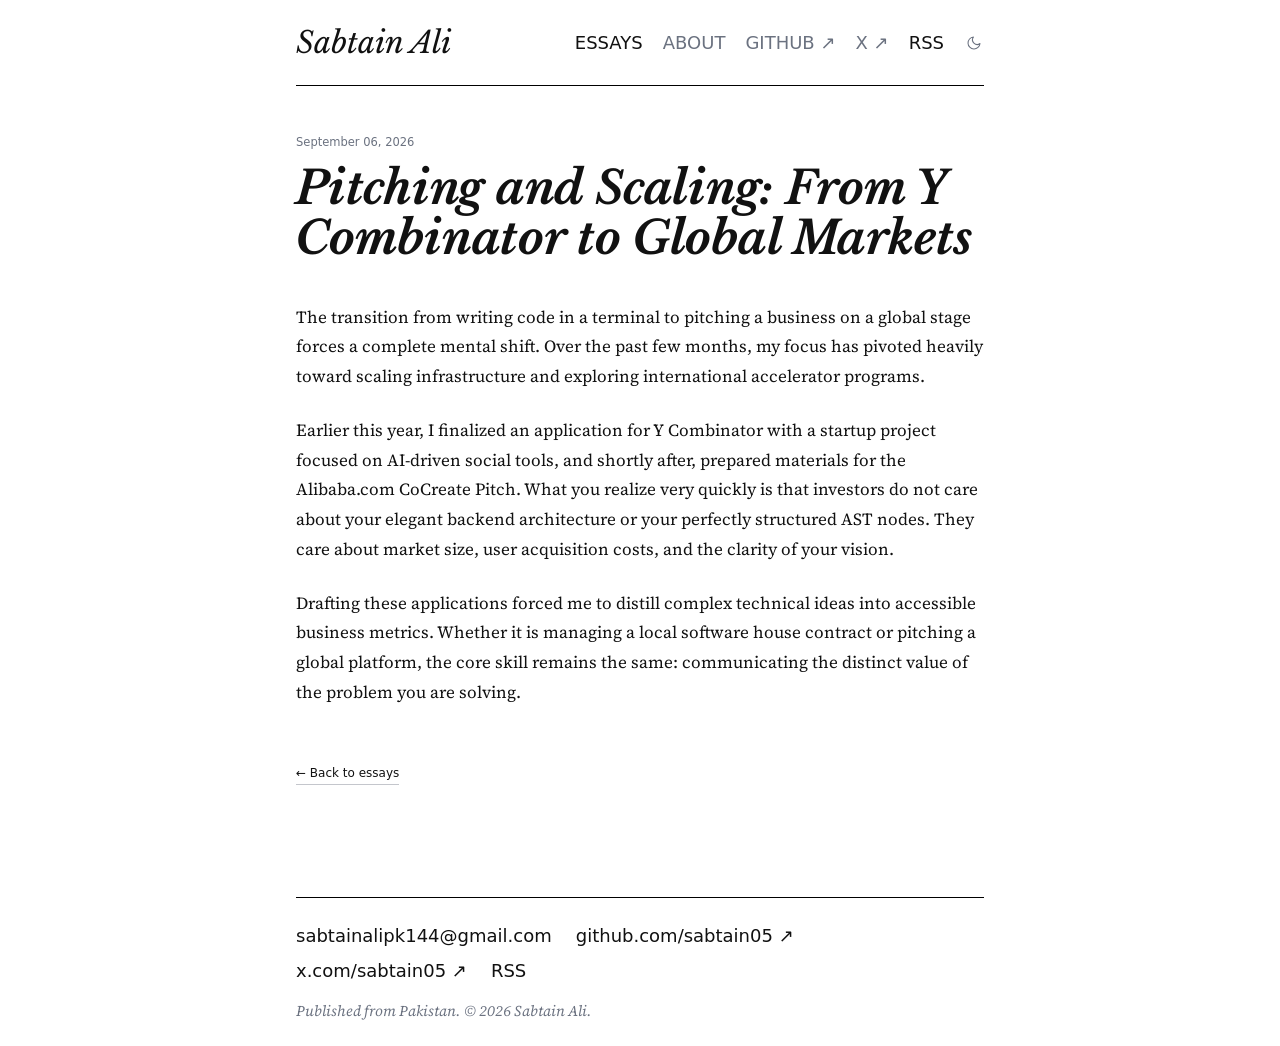
<file: 2026-09-06-pitching-and-scaling.html>
<!DOCTYPE html>
<html lang="en" data-theme="light">
<head>
    <meta charset="utf-8" />
    <meta name="viewport" content="width=device-width, initial-scale=1" />
    <title>Pitching and Scaling — Sabtain Ali</title>
    
    <link rel="icon" href="data:image/svg+xml,<svg xmlns='http://www.w3.org/2000/svg' viewBox='0 0 100 100'><rect width='100' height='100' rx='20' fill='%23111'/><text x='50%' y='50%' dominant-baseline='central' text-anchor='middle' font-family='serif' font-size='60' font-style='italic' fill='white'>S</text></svg>" />
    <link rel="preconnect" href="https://fonts.googleapis.com">
    <link rel="preconnect" href="https://fonts.gstatic.com" crossorigin>
    <link href="https://fonts.googleapis.com/css2?family=Libre+Baskerville:ital,wght@0,400;0,700;1,400&family=Source+Serif+4:ital,opsz,wght@0,8..60,400;0,8..60,600;1,8..60,400&display=swap" rel="stylesheet">
    <link rel="stylesheet" href="style.css" />
    <script>
        (function () {
            try {
                var theme = localStorage.getItem('theme');
                if (!theme) { theme = window.matchMedia('(prefers-color-scheme: dark)').matches ? 'dark' : 'light'; }
                document.documentElement.setAttribute('data-theme', theme);
            } catch (e) {}
        })();
    </script>
</head>
<body>
    <div class="layout-container">
        <header class="site-header">
            <div class="header-content">
                <a class="site-title" href="https://sabtainali.me">Sabtain Ali</a>
                <nav class="site-nav">
                    <a class="nav-link text-main" aria-current="page" href="blog.html">ESSAYS</a>
                    <a class="nav-link text-dim" href="index.html">ABOUT</a>
                    <a class="nav-link text-dim" href="https://github.com/sabtain05" target="_blank" rel="noopener noreferrer">GITHUB ↗</a>
                    <a class="nav-link text-dim" href="https://x.com/sabtain05" target="_blank" rel="noopener noreferrer">X ↗</a>
                    <a class="nav-link text-main" href="rss.xml" title="RSS Feed">RSS</a>
                    <button type="button" id="theme-toggle" aria-label="Switch theme" class="theme-btn">
                        <svg viewBox="0 0 24 24" fill="none" stroke="currentColor" stroke-width="1.6" class="moon-icon" aria-hidden="true">
                            <path stroke-linecap="round" stroke-linejoin="round" d="M21 12.79A9 9 0 1 1 11.21 3a7 7 0 0 0 9.79 9.79z"></path>
                        </svg>
                    </button>
                </nav>
            </div>
        </header>

        <main class="main-content">
            <article>
                <header class="article-header">
                    <time class="article-date">September 06, 2026</time>
                    <h1 class="article-title">Pitching and Scaling: From Y Combinator to Global Markets</h1>
                </header>
                <div class="article-content">
                    <p>The transition from writing code in a terminal to pitching a business on a global stage forces a complete mental shift. Over the past few months, my focus has pivoted heavily toward scaling infrastructure and exploring international accelerator programs.</p>
                    <p>Earlier this year, I finalized an application for Y Combinator with a startup project focused on AI-driven social tools, and shortly after, prepared materials for the Alibaba.com CoCreate Pitch. What you realize very quickly is that investors do not care about your elegant backend architecture or your perfectly structured AST nodes. They care about market size, user acquisition costs, and the clarity of your vision.</p>
                    <p>Drafting these applications forced me to distill complex technical ideas into accessible business metrics. Whether it is managing a local software house contract or pitching a global platform, the core skill remains the same: communicating the distinct value of the problem you are solving.</p>
                </div>
                <a href="blog.html" class="back-link text-main">← Back to essays</a>
            </article>
        </main>
        <footer class="site-footer">
            <div class="footer-links">
                <a class="nav-link text-main" href="mailto:sabtainalipk144@gmail.com">sabtainalipk144@gmail.com</a>
                <a class="nav-link text-main" href="https://github.com/sabtain05" target="_blank" rel="noopener noreferrer">github.com/sabtain05 ↗</a>
                <a class="nav-link text-main" href="https://x.com/sabtain05" target="_blank" rel="noopener noreferrer">x.com/sabtain05 ↗</a>
                <a class="nav-link text-main" href="rss.xml" title="RSS Feed">RSS</a>
            </div>
            <p class="copyright">Published from Pakistan. © 2026 Sabtain Ali.</p>
        </footer>
    </div>
    <script src="script.js"></script>
</body>
</html>
</file>
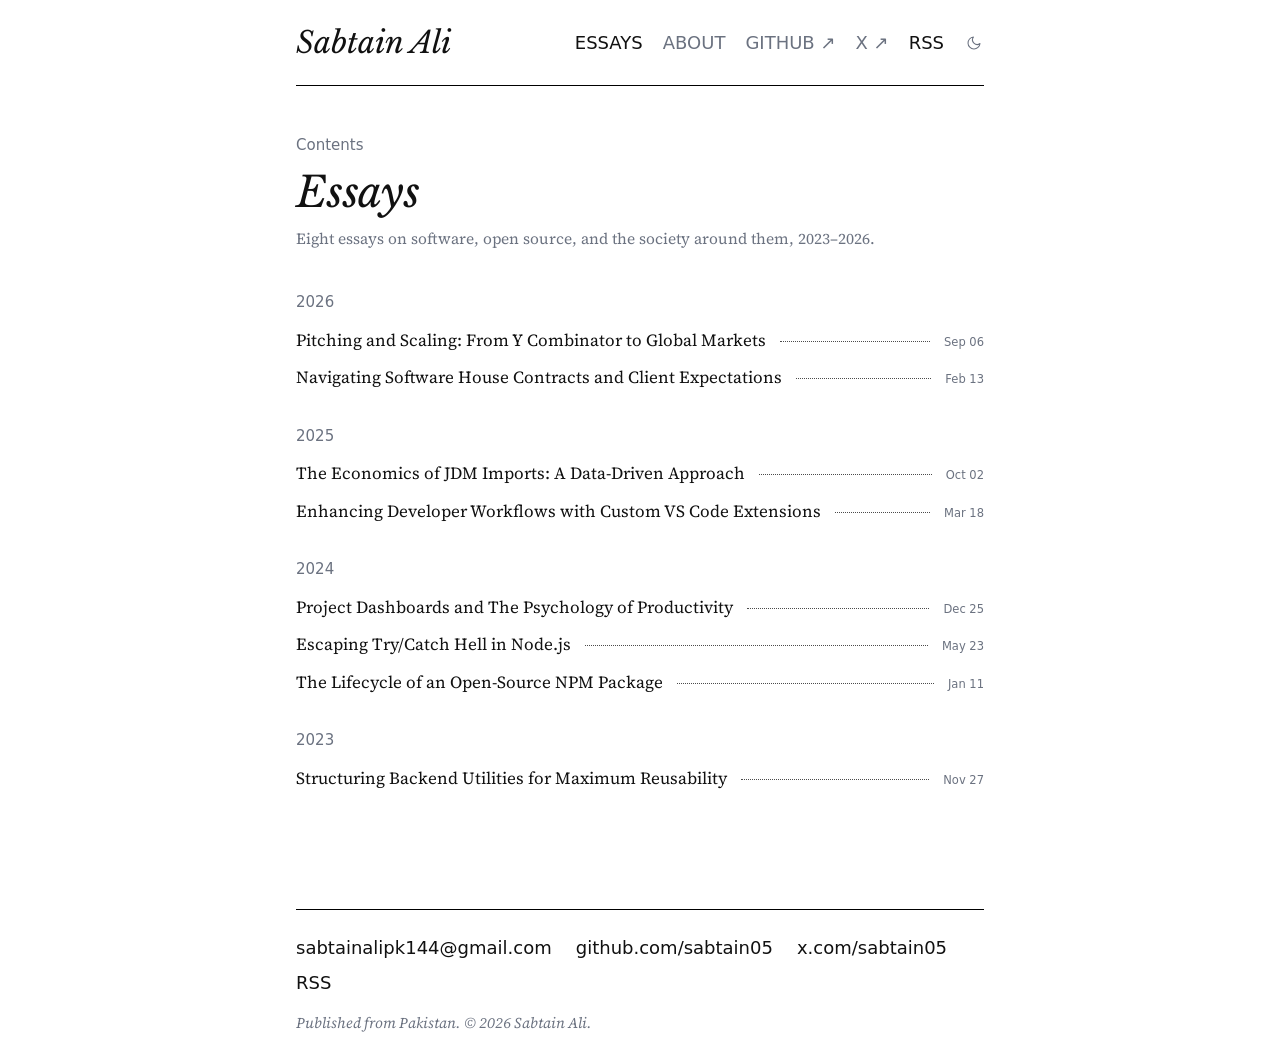
<file: blog.html>
<!DOCTYPE html>
<html lang="en" data-theme="light">
<head>
    <meta charset="utf-8" />
    <meta name="viewport" content="width=device-width, initial-scale=1" />
    <title>Essays — Sabtain Ali</title>
    <meta name="description" content="Essays on software development, open-source utilities, and digital commerce." />
    

    <link rel="icon" href="data:image/svg+xml,<svg xmlns='http://www.w3.org/2000/svg' viewBox='0 0 100 100'><rect width='100' height='100' rx='20' fill='%23111'/><text x='50%' y='50%' dominant-baseline='central' text-anchor='middle' font-family='serif' font-size='60' font-style='italic' fill='white'>S</text></svg>" />

    <!-- Fonts -->
    <link rel="preconnect" href="https://fonts.googleapis.com">
    <link rel="preconnect" href="https://fonts.gstatic.com" crossorigin>
    <link href="https://fonts.googleapis.com/css2?family=Libre+Baskerville:ital,wght@0,400;0,700;1,400&family=Source+Serif+4:ital,opsz,wght@0,8..60,400;0,8..60,600;1,8..60,400&display=swap" rel="stylesheet">
    
    <link rel="stylesheet" href="style.css" />
    

    <script>
        (function () {
            try {
                var theme = localStorage.getItem('theme');
                if (!theme) {
                    theme = window.matchMedia('(prefers-color-scheme: dark)').matches ? 'dark' : 'light';
                }
                document.documentElement.setAttribute('data-theme', theme);
            } catch (e) {}
        })();
    </script>
</head>
<body>
    <div class="layout-container">
        <header class="site-header">
            <div class="header-content">
                <a class="site-title" href="/">Sabtain Ali</a>
                <nav class="site-nav">

                    <a class="nav-link text-main" aria-current="page" href="/blog.html">ESSAYS</a>
                    <a class="nav-link text-dim" href="/">ABOUT</a>
                    <a class="nav-link text-dim" href="https://github.com/sabtain05" target="_blank">GITHUB ↗</a>
                    <a class="nav-link text-dim" href="https://x.com/sabtain05" target="_blank">X ↗</a>
                    <a class="nav-link text-main" href="rss.xml" title="RSS Feed">RSS</a>
                    <button type="button" id="theme-toggle" aria-label="Switch theme" class="theme-btn"
                        <svg viewBox="0 0 24 24" fill="none" stroke="currentColor" stroke-width="1.6" class="moon-icon" aria-hidden="true">
                            <path stroke-linecap="round" stroke-linejoin="round" d="M21 12.79A9 9 0 1 1 11.21 3a7 7 0 0 0 9.79 9.79z"></path>
                        </svg>
                    </button>
                </nav>
            </div>
        </header>

        <main class="main-content">
            <div>
                <header>
                    <p class="section-label">Contents</p>
                    <h1 class="page-title">Essays</h1>
                    <p class="page-subtitle">Eight essays on software, open source, and the society around them, 2023–2026.</p>
                </header>

                <div class="essays-container">
                    <div class="years-wrapper">
                        
                        <!-- 2026 -->
                        <section aria-labelledby="year-2026" class="year-section">
                            <h3 id="year-2026" class="section-label mb-1">2026</h3>
                            <ul class="project-list">
                                <li>
                                    <a href="2026-09-06-pitching-and-scaling.html" class="project-item group essay-item">
                                        <span class="project-name group-hover">Pitching and Scaling: From Y Combinator to Global Markets</span>
                                        <span class="leader hidden-mobile" aria-hidden="true"></span>
                                        <time class="project-meta">Sep 06</time>
                                    </a>
                                </li>
                                <li>
                                    <a href="2026-02-13-navigating-software-contracts.html" class="project-item group essay-item">
                                        <span class="project-name group-hover">Navigating Software House Contracts and Client Expectations</span>
                                        <span class="leader hidden-mobile" aria-hidden="true"></span>
                                        <time class="project-meta">Feb 13</time>
                                    </a>
                                </li>
                            </ul>
                        </section>

                        <!-- 2025 -->
                        <section aria-labelledby="year-2025" class="year-section">
                            <h3 id="year-2025" class="section-label mb-1">2025</h3>
                            <ul class="project-list">
                                <li>
                                    <a href="2025-10-02-economics-jdm-imports.html" class="project-item group essay-item">
                                        <span class="project-name group-hover">The Economics of JDM Imports: A Data-Driven Approach</span>
                                        <span class="leader hidden-mobile" aria-hidden="true"></span>
                                        <time class="project-meta">Oct 02</time>
                                    </a>
                                </li>
                                <li>
                                    <a href="2025-03-18-vscode-extensions.html" class="project-item group essay-item">
                                        <span class="project-name group-hover">Enhancing Developer Workflows with Custom VS Code Extensions</span>
                                        <span class="leader hidden-mobile" aria-hidden="true"></span>
                                        <time class="project-meta">Mar 18</time>
                                    </a>
                                </li>
                            </ul>
                        </section>

                        <!-- 2024 -->
                        <section aria-labelledby="year-2024" class="year-section">
                            <h3 id="year-2024" class="section-label mb-1">2024</h3>
                            <ul class="project-list">
                                <li>
                                    <a href="2024-12-25-project-dashboards.html" class="project-item group essay-item">
                                        <span class="project-name group-hover">Project Dashboards and The Psychology of Productivity</span>
                                        <span class="leader hidden-mobile" aria-hidden="true"></span>
                                        <time class="project-meta">Dec 25</time>
                                    </a>
                                </li>
                                <li>
                                    <a href="2024-05-23-escaping-try-catch-hell.html" class="project-item group essay-item">
                                        <span class="project-name group-hover">Escaping Try/Catch Hell in Node.js</span>
                                        <span class="leader hidden-mobile" aria-hidden="true"></span>
                                        <time class="project-meta">May 23</time>
                                    </a>
                                </li>
                                <li>
                                    <a href="2024-01-11-lifecycle-npm-package.html" class="project-item group essay-item">
                                        <span class="project-name group-hover">The Lifecycle of an Open-Source NPM Package</span>
                                        <span class="leader hidden-mobile" aria-hidden="true"></span>
                                        <time class="project-meta">Jan 11</time>
                                    </a>
                                </li>
                            </ul>
                        </section>

                        <!-- 2023 -->
                        <section aria-labelledby="year-2023" class="year-section">
                            <h3 id="year-2023" class="section-label mb-1">2023</h3>
                            <ul class="project-list">
                                <li>
                                    <a href="2023-11-27-structuring-backend-utilities.html" class="project-item group essay-item">
                                        <span class="project-name group-hover">Structuring Backend Utilities for Maximum Reusability</span>
                                        <span class="leader hidden-mobile" aria-hidden="true"></span>
                                        <time class="project-meta">Nov 27</time>
                                    </a>
                                </li>
                            </ul>
                        </section>

                    </div>
                </div>
            </div>
        </main>

        <footer class="site-footer">
            <div class="footer-links">
                <a class="nav-link text-main" href="mailto:sabtainalipk144@gmail.com">sabtainalipk144@gmail.com</a>
                <a class="nav-link text-main" href="https://github.com/sabtain05" target="_blank" rel="noopener noreferrer">github.com/sabtain05</a>
                <a class="nav-link text-main" href="https://x.com/sabtain05" target="_blank" rel="noopener noreferrer">x.com/sabtain05</a>
                <a class="nav-link text-main" href="/rss.xml" title="RSS Feed">RSS</a>
            </div>
            <p class="copyright">Published from Pakistan. © 2026 Sabtain Ali.</p>
        </footer>
    </div>
    
    <script src="script.js"></script>
</body>
</html>
</file>
<file: style.css>
:root {
    --font-serif: 'Source Serif 4', Georgia, Cambria, "Times New Roman", Times, serif;
    --font-display: 'Libre Baskerville', Georgia, serif;
    --font-sans: ui-sans-serif, system-ui, -apple-system, BlinkMacSystemFont, "Segoe UI", Roboto, "Helvetica Neue", Arial, sans-serif;
    

    --bg-color: #ffffff;
    --text-main: #111111;
    --text-dim: #6b7280;
    --border-color: #000000;
    --selection-bg: #d1d5db;
}

:root[data-theme="dark"] {
    --bg-color: #111111;
    --text-main: #ededed;
    --text-dim: #a1a1aa;
    --border-color: #ffffff;
    --selection-bg: #3f3f46;
}


* {
    box-sizing: border-box;
    margin: 0;
    padding: 0;
}

::selection {
    background: var(--selection-bg);
}

body {
    background-color: var(--bg-color);
    color: var(--text-main);
    font-family: var(--font-serif);
    -webkit-font-smoothing: antialiased;
    -moz-osx-font-smoothing: grayscale;
    transition: background-color 0.3s ease, color 0.3s ease;
    line-height: 1.5;
}

a {
    color: inherit;
    text-decoration: none;
}


.layout-container {
    max-width: 46rem;
    width: 100%;
    margin: 0 auto;
    padding: 0 1.5rem;
    min-height: 100vh;
    display: flex;
    flex-direction: column;
}

.site-header {
    border-bottom: 1px solid var(--border-color);
    padding: 1.25rem 0;
}

.header-content {
    display: flex;
    flex-wrap: wrap;
    align-items: center;
    justify-content: space-between;
    gap: 0.5rem 1rem;
}

.site-title {
    font-family: var(--font-display);
    font-style: italic;
    font-size: 30px;
    transition: color 0.2s;
}

.site-title:hover {
    color: var(--text-dim);
}

.site-nav {
    display: flex;
    flex-wrap: wrap;
    align-items: center;
    gap: 0.5rem 1.25rem;
}

.nav-link {
    font-family: var(--font-sans);
    font-size: 18px;
    transition: color 0.2s;
}

.text-dim { color: var(--text-dim); }
.text-main { color: var(--text-main); }

.nav-link.text-dim:hover { color: var(--text-main); }
.nav-link.text-main:hover { color: var(--text-dim); }

.theme-btn {
    background: none;
    border: none;
    color: var(--text-dim);
    cursor: pointer;
    width: 1.25rem;
    height: 1.25rem;
    display: inline-flex;
    align-items: center;
    justify-content: center;
    transition: color 0.2s;
}

.theme-btn:hover { color: var(--text-main); }
.moon-icon { width: 1rem; height: 1rem; }


.main-content {
    flex: 1;
    padding: 3rem 0;
}

.content-wrapper {
    display: flex;
    flex-direction: column;
    gap: 3rem;
}

@media (min-width: 640px) {
    .content-wrapper { gap: 3.5rem; }
}


.bio-text {
    font-size: 25px;
    line-height: 1.65;
}

.contact-links {
    margin-top: 1.25rem;
    display: flex;
    flex-wrap: wrap;
    gap: 0.5rem 1.5rem;
}


.section-header {
    display: flex;
    align-items: center;
    gap: 1rem;
}

.section-label {
    font-family: var(--font-sans);
    font-size: 15px;
    color: var(--text-dim);
    font-weight: normal;
}

.project-list {
    list-style: none;
    margin-top: 0.5rem;
}

.project-item {
    display: flex;
    flex-wrap: wrap;
    align-items: baseline;
    column-gap: 0.625rem;
    padding: 0.5rem 0;
}

.project-name {
    font-weight: 600;
    font-size: 18px;
    white-space: nowrap;
}

.group:hover .group-hover {
    font-style: italic;
}

.project-desc {
    order: 3;
    flex-basis: 100%;
    color: var(--text-dim);
    font-size: 14px;
}

.project-meta {
    font-family: var(--font-sans);
    font-size: 11.5px;
    color: var(--text-dim);
    white-space: nowrap;
    margin-left: auto;
    font-variant-numeric: tabular-nums;
}

.leader {
    display: none;
}

@media (min-width: 640px) {
    .project-desc {
        order: unset;
        flex-basis: auto;
    }
    .project-meta {
        margin-left: 0;
    }
    .hidden-mobile {
        display: block;
    }
    .leader {
        flex-grow: 1;
        border-bottom: 1px dotted var(--border-color);
        margin: 0 4px;
        opacity: 0.7;
        position: relative;
        top: -4px;
    }
}

.more-link-container {
    margin-top: 0.5rem;
}


.latest-title {
    margin-top: 0.75rem;
    font-family: var(--font-display);
    font-style: italic;
    font-size: clamp(30px, 5vw, 46px);
    line-height: 1.08;
    letter-spacing: -0.005em;
    font-weight: normal;
}

.latest-title a {
    transition: color 0.2s;
}

.latest-title a:hover {
    color: var(--text-dim);
}

.latest-grid {
    margin-top: 1.25rem;
    display: grid;
    gap: 1.5rem;
    align-items: start;
}

@media (min-width: 640px) {
    .latest-grid {
        grid-template-columns: minmax(0, 1fr) 11rem;
        column-gap: 2.5rem;
    }
}

.dropcap-text {
    line-height: 1.75;
}

.dropcap {
    float: left;
    font-size: 3.2em;
    line-height: 0.8;
    margin-right: 0.1em;
    font-family: var(--font-display);
    font-style: italic;
}

.latest-aside {
    font-style: italic;
    font-size: 13.5px;
    line-height: 1.6;
    color: var(--text-dim);
    border-left: 2px solid var(--border-color);
    padding-left: 0.875rem;
}

@media (min-width: 640px) {
    .latest-aside {
        border-left: none;
        border-top: 1px solid var(--border-color);
        padding-left: 0;
        padding-top: 0.625rem;
    }
}

.continue-reading {
    font-family: var(--font-sans);
    font-size: 15px;
    display: inline-block;
    margin-top: 1.25rem;
    padding-bottom: 2px;
    border-bottom: 1px solid rgba(107, 114, 128, 0.4);
    transition: border-color 0.2s;
}

.continue-reading:hover {
    border-color: var(--text-main);
}


.site-footer {
    border-top: 1px solid var(--border-color);
    margin-top: 4rem;
    padding: 1.5rem 0;
}

.footer-links {
    display: flex;
    flex-wrap: wrap;
    gap: 0.5rem 1.5rem;
}

.copyright {
    margin-top: 1rem;
    font-style: italic;
    font-size: 15px;
    color: var(--text-dim);
}


.page-title {
    margin-top: 0.75rem;
    font-family: var(--font-display);
    font-style: italic;
    font-size: clamp(30px, 5vw, 42px);
    line-height: 1.1;
    letter-spacing: -0.005em;
    font-weight: normal;
}

.page-subtitle {
    margin-top: 0.75rem;
    font-size: 15.5px;
    line-height: 1.6;
    color: var(--text-dim);
}

.essays-container {
    margin-top: 2.5rem;
}

.years-wrapper {
    display: flex;
    flex-direction: column;
    gap: 1.75rem;
}

.mb-1 {
    margin-bottom: 0.25rem;
}

.essay-item {
    padding: 0.375rem 0;
}
.essay-item .project-name {
    font-weight: normal;
    font-size: 17px;
}


.article-header {
    margin-bottom: 2.5rem;
}

.article-date {
    font-family: var(--font-sans);
    font-size: 11.5px;
    color: var(--text-dim);
    margin-bottom: 0.75rem;
    display: block;
}

.article-title {
    font-family: var(--font-display);
    font-style: italic;
    font-size: clamp(30px, 5vw, 46px);
    line-height: 1.08;
    letter-spacing: -0.005em;
    margin-bottom: 2rem;
}

.article-content {
    font-size: 17px;
    line-height: 1.75;
}

.article-content p {
    margin-bottom: 1.5rem;
}

.article-content a {
    text-decoration: underline;
    text-decoration-color: rgba(107, 114, 128, 0.4);
    text-underline-offset: 3px;
    transition: text-decoration-color 0.2s;
}

.article-content a:hover {
    text-decoration-color: var(--text-main);
}

.back-link {
    font-family: var(--font-sans);
    font-size: 12px;
    display: inline-block;
    margin-top: 2rem;
    padding-bottom: 2px;
    border-bottom: 1px solid rgba(107, 114, 128, 0.4);
    transition: border-color 0.2s;
}

.back-link:hover {
    border-color: var(--text-main);
}
</file>
